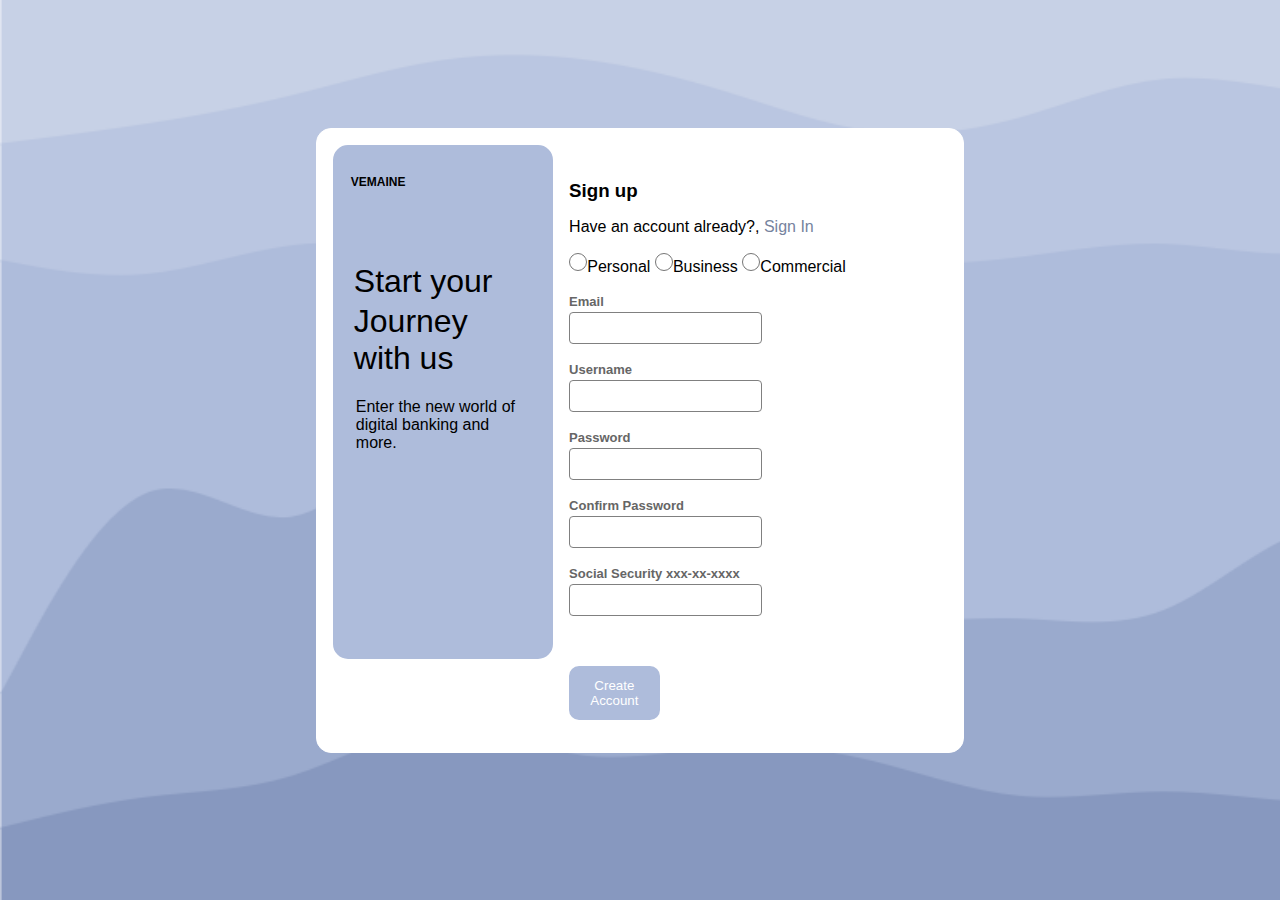
<file: Register.html>
<!DOCTYPE html>
<html lang="en">
<head>
    <meta charset="UTF-8">
    <meta http-equiv="X-UA-Compatible" content="IE=edge">
    <meta name="viewport" content="width=device-width, initial-scale=1.0">
    <link rel="stylesheet" href="Register.css">
    <title>Sign-Up</title>
</head>
<body>
    <div class="container">
        <div class="sign-up-form">

            <div class="sup-content-left">
                <p style="font-weight: 600; font-size: 12px; margin-bottom: 40%;">VEMAINE</p>




                <h2>Start your</h2>
                <h2>Journey with us</h2>

                

                <p style="font-weight: 100; font-size: 16px; padding: 5px; margin-bottom: 100%;">Enter the new world of digital banking and
                    more.
                </p>



            </div>

        </div>
        <div class="sign-up-form-right">

            <div class="sup-content-right">
        <form onSubmit = "return checkPassword(this)">

                <h3 style="font-weight: 600; margin-bottom: 0;">Sign up</h3>
                <p>Have an account already?, <a href="Sign-In.html">Sign In</a></p>

                <input class="acc-type" type="radio" name="acc">Personal</input>
                <input class="acc-type" type="radio" name="acc">Business</input>
                <input class="acc-type" type="radio" name="acc">Commercial</input>


                <label for="Email" class="grayed-p">Email</label>
                <input type="text" id="Email" name="Email" required>

                <label for="Username" class="grayed-p">Username</label>
                <input type="text" id="Username" name="Username" required>


                <label for="Password" class="grayed-p">Password</label>
                <input type="password" id="Password" name="Password" required>

                <label for="C-Password" class="grayed-p">Confirm Password</label>
                <input type="password" id="CPassword" name="CPassword" required>

                <label for="SSS" class="grayed-p">Social Security xxx-xx-xxxx</label>
                <input type="password" id="SSS" name="SSS" required>



                <button class="b-style">
                    Create Account
                </button> 
    </form>
            
            </div>

        </div>
    </div>

    <script src="Register.js"></script>
</body>
</html>
</file>
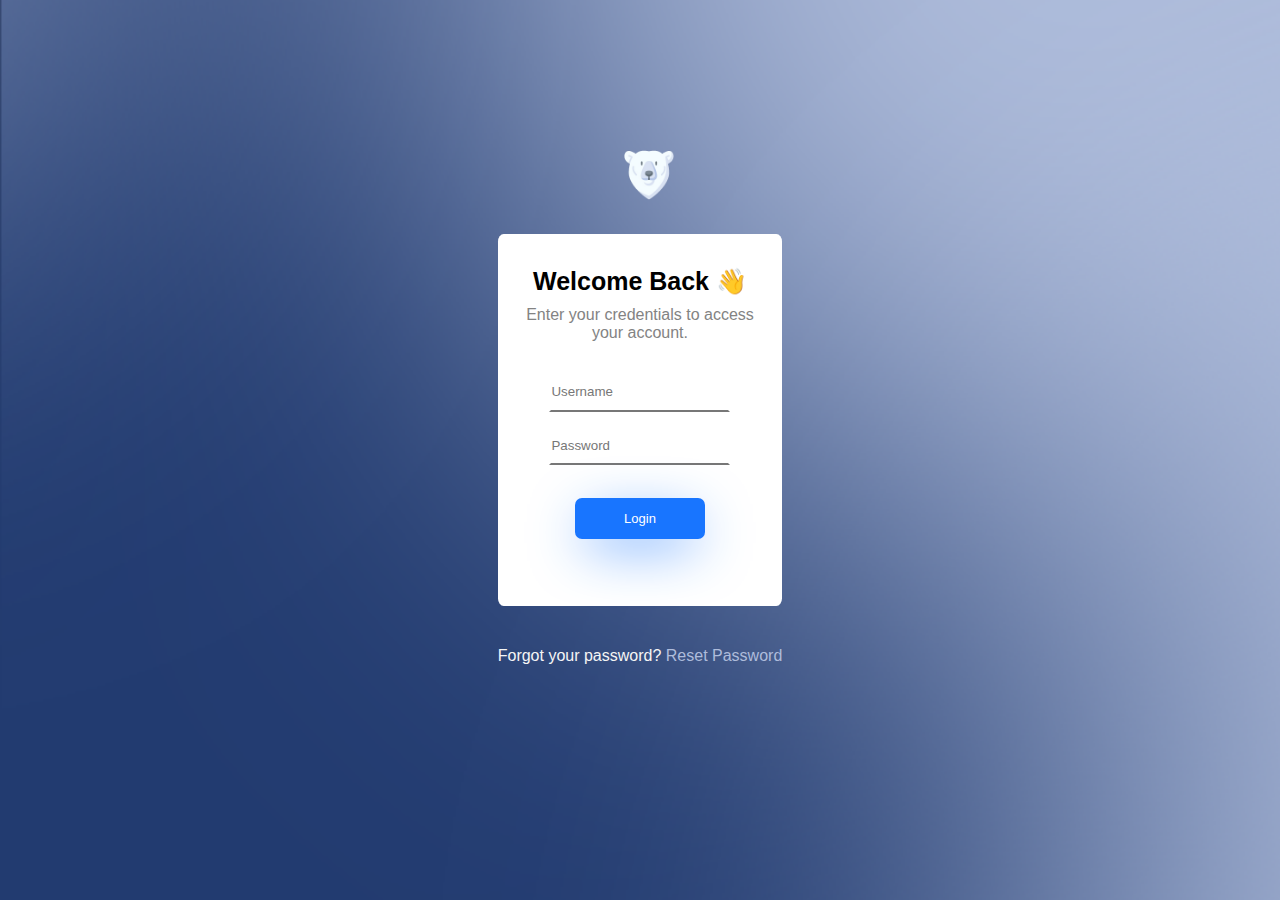
<file: Sign-In.html>
<!DOCTYPE html>
<html lang="en">
<head>
    <meta charset="UTF-8">
    <meta http-equiv="X-UA-Compatible" content="IE=edge">
    <meta name="viewport" content="width=device-width, initial-scale=1.0">
    <title>Vemaine Bank</title>
    <link rel="icon" href="images/TitleLogo.png" type="image/icon type">
    <link rel="stylesheet" href="Sign-in.css">

</head>
<body>

    
    <div class="container">
        <div class="logo">
            <a href="index.html"><img src="images/TitleLogo.png" alt=""></a>
        </div>
        

        <form class="signupForm">
            <h1>Welcome Back 👋</h1>
            <p>Enter your credentials to access your account.</p>

            
            <input placeholder="Username" type="text" class="input" required="" id="Username">
            <br>

            <input type="password" class="input" placeholder="Password" id="password">
            <br> <br>

            <input style="vertical-align:middle" type="button" value="Login" id="submit" onclick="validate()" class="button"/> 
        
     
        </form>
        
        <div class="needAcc">
            <p>Forgot your password? <a href="#">Reset Password<a></p>
        </div>

    </div>

    <script src="Sign-In.js"></script>
</body>
</html>
</file>
<file: Register.css>
* {
    font-family:'Segoe UI', Tahoma, Geneva, Verdana, sans-serif;
}

body {
    background-image: url(/images/stacked-waves.png);
    background-repeat: no-repeat;
    background-size: cover;
    background-attachment: fixed;
    margin: 0 auto;
    display: flex;
    height: 100%;
    justify-content: center;
    padding: 10%;

}


.container {
    width: 60%;
    height: 100%;
    display: flex;
    flex: 0 0 auto;
    border: 1px solid white;
    background-color: white;
    border-radius: 15px;
    padding: 1rem;
    
}

.sign-up-form {
    width: 30%;
    height: 100%;
    display: flex;
    flex-wrap: wrap;
    flex: 0 0 auto;
    padding: 1rem;
    background-color: rgb(174, 188, 219);
    border: 2px solid rgb(174, 188, 219);
    border-radius: 15px;
}


.sign-up-form-right {   
    
    padding: 1rem;
    width: 70%;

    display: flex;


    background-color: white;
}

.sup-content-right {
    width: 100%;

}

h2 {
    margin: 3px;
    font-size: 32px;
    font-weight: 500;
}

a {
    text-decoration: none;
    color:  #76839e ;

}

.s {
    margin: 0 auto;
    padding: 1rem;
}

.grayed-p {
    
    color: rgb(102, 102, 102);
    margin: 3px auto;
    font-weight: 600;
    font-size: 13px;
    margin-top: 5%;
    display: block;
}

input {
    height: 20px;
    width: 50%;

    padding: 5px;

    color: black;
    border: 1px solid gray;
    border-radius: 4px;
    background-color: white;
}

.b-style {
    width: 25%;
    margin-top: 50px;
    padding: 10px;
    display: block;
    color: white;
    border:2px solid rgb(174, 188, 219);
    border-radius: 10px;
    background-color: rgb(174, 188, 219);
}

.b-style:hover {
    background-color: white;
    color:black;
}

.acc-type {
    margin: 0 auto;
    padding: 0;
    width: 5%;
    font-size: 10px;

}
</file>
<file: Sign-in.css>
* {
    font-family: 'Segoe UI', Tahoma, Geneva, Verdana, sans-serif;
}


.container {
    flex-wrap: wrap;
    display: flex;
    align-items: center;
    justify-content: center;
    margin: 10%;
    width: 50%;
    height: 100%;
    /*border: 2px solid white;*/
    padding: 1rem;
}

.signupForm {
    color: black;
    text-align: center;
    height: 100%;
    width: 40%;
    padding:1rem;
    background-color: white;
    border-radius: 2%;
      
}



h1 {
    font-size: 25px;
    font-weight: 550;
    margin-bottom: 10px;
    
}

.logo {
    width: 100%;
}

img {
    height: 50px;
    width: 50px;
    margin-left: 47.5%;
    margin-bottom: 30px;
}

.signupForm > p {
    color: rgb(131, 131, 131);
    margin-top: 10px;;
   
}

body{
    background-image: url(/images/blur.png);
    background-repeat: no-repeat;
    background-size: cover;
    background-attachment: fixed;
    display: flex;
    justify-content: center;
    background-color: black;
    color: white;
    height: 340px;
    
}

a{
    color: white;
}



/* input items CSS  */

input{
    padding: 3px;
    margin-top: 15px; 
}

.input {
    line-height: 28px;
    border: 2px solid transparent;
    border-bottom-color: #777;
    padding: .2rem 0;
    outline: none;
    background-color: transparent;
    color: #0d0c22;
    transition: .3s cubic-bezier(0.645, 0.045, 0.355, 1);
   }
   
   .input:focus, input:hover {
    outline: none;
    padding: .2rem 1rem;
    border-radius: 1rem;
    border-color: #7a9cc6;
   }
   
   .input::placeholder {
    color: #777;
   }
   
   .input:focus::placeholder {
    opacity: 0;
    transition: opacity .3s;
   }
   
   
   .button {
    display: inline-block;
    border-radius: 7px;
    border: none;
    background: #1875FF;
    color: white;
    font-family: inherit;
    text-align: center;
    font-size: 13px;
    box-shadow: 0px 14px 56px -11px #1875FF;
    width: 10em;
    padding: 1em;
    transition: all 0.4s;
    cursor: pointer;
   }
   
   .button  {
    cursor: pointer;
    display: inline-block;
    position: relative;
    transition: 0.4s;
   }
   
   
   
   
   
   



.needAcc {
    margin-top: 25px;
    width: 100%;
    text-align: center;
}
   
.needAcc > p {
    color: whitesmoke;
}

.needAcc > p > a {
    color: rgb(174, 188, 219);
    text-decoration: none;
    
}
</file>
